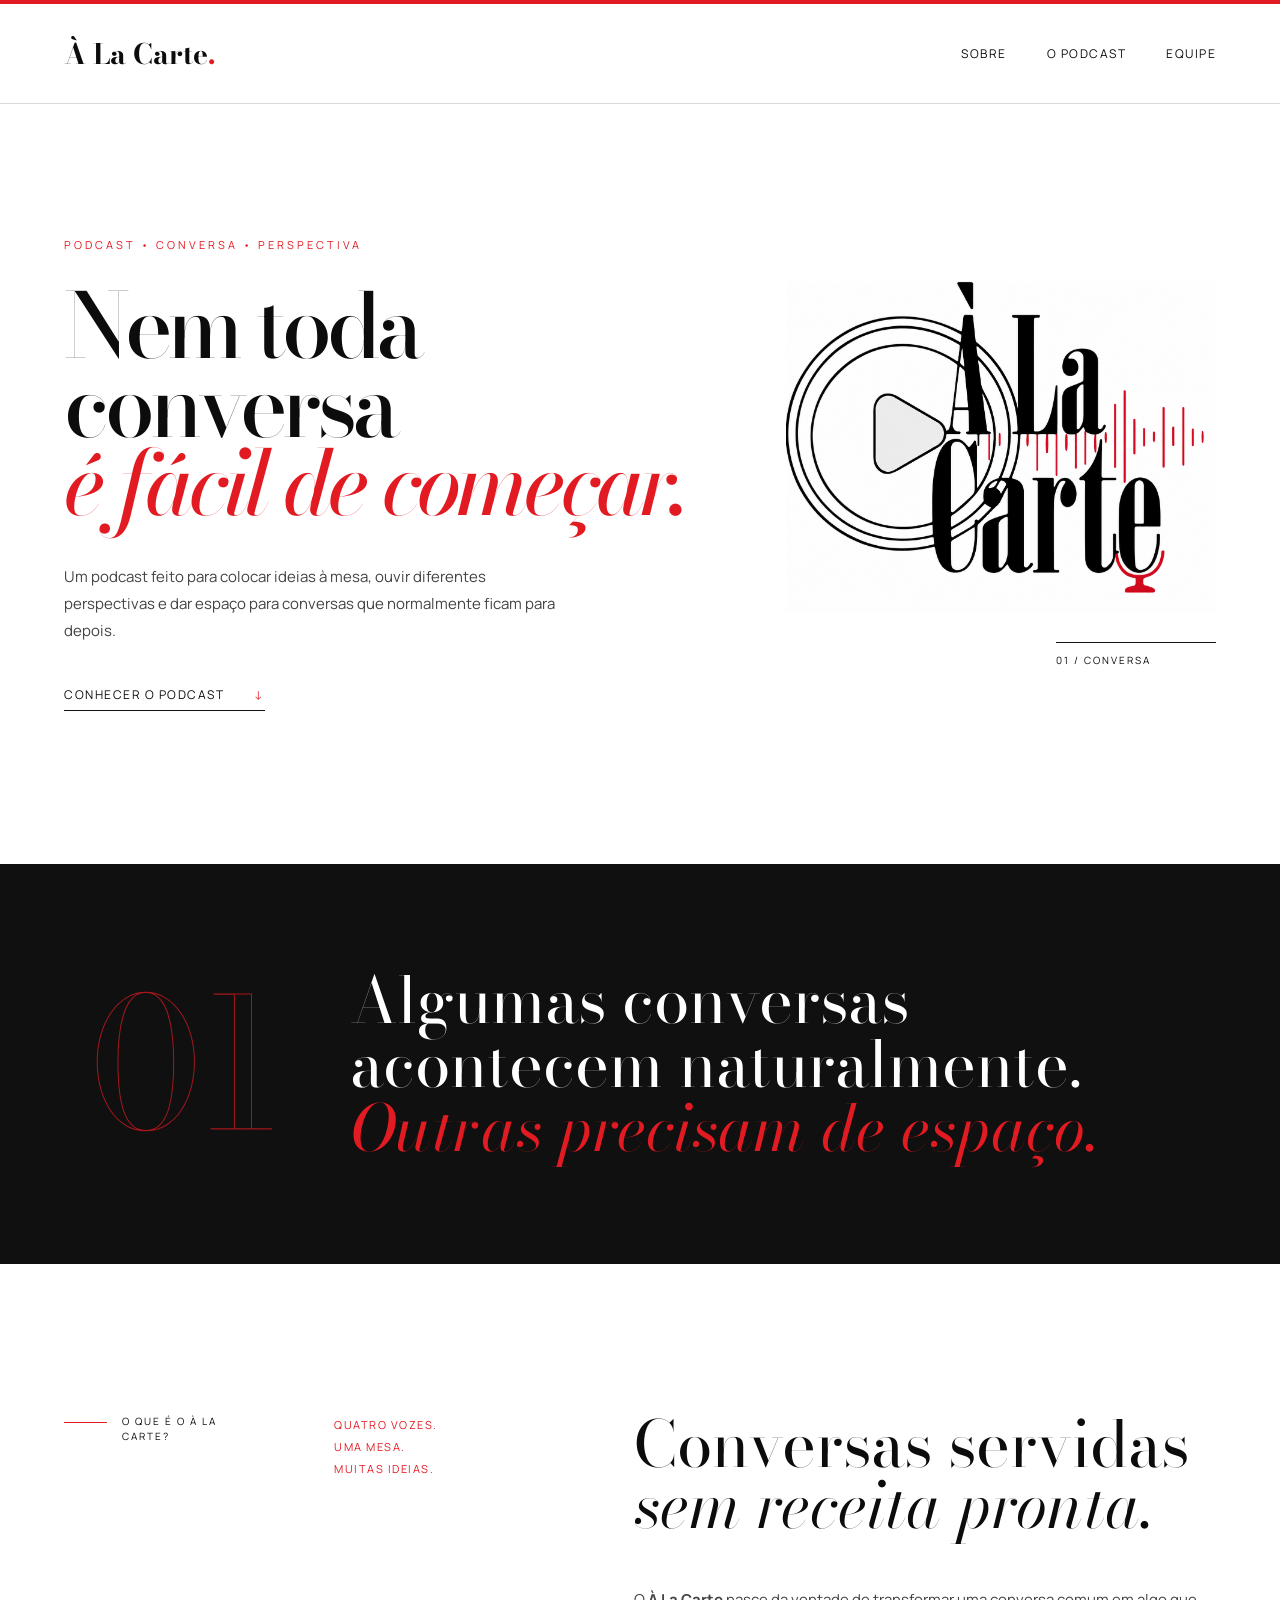
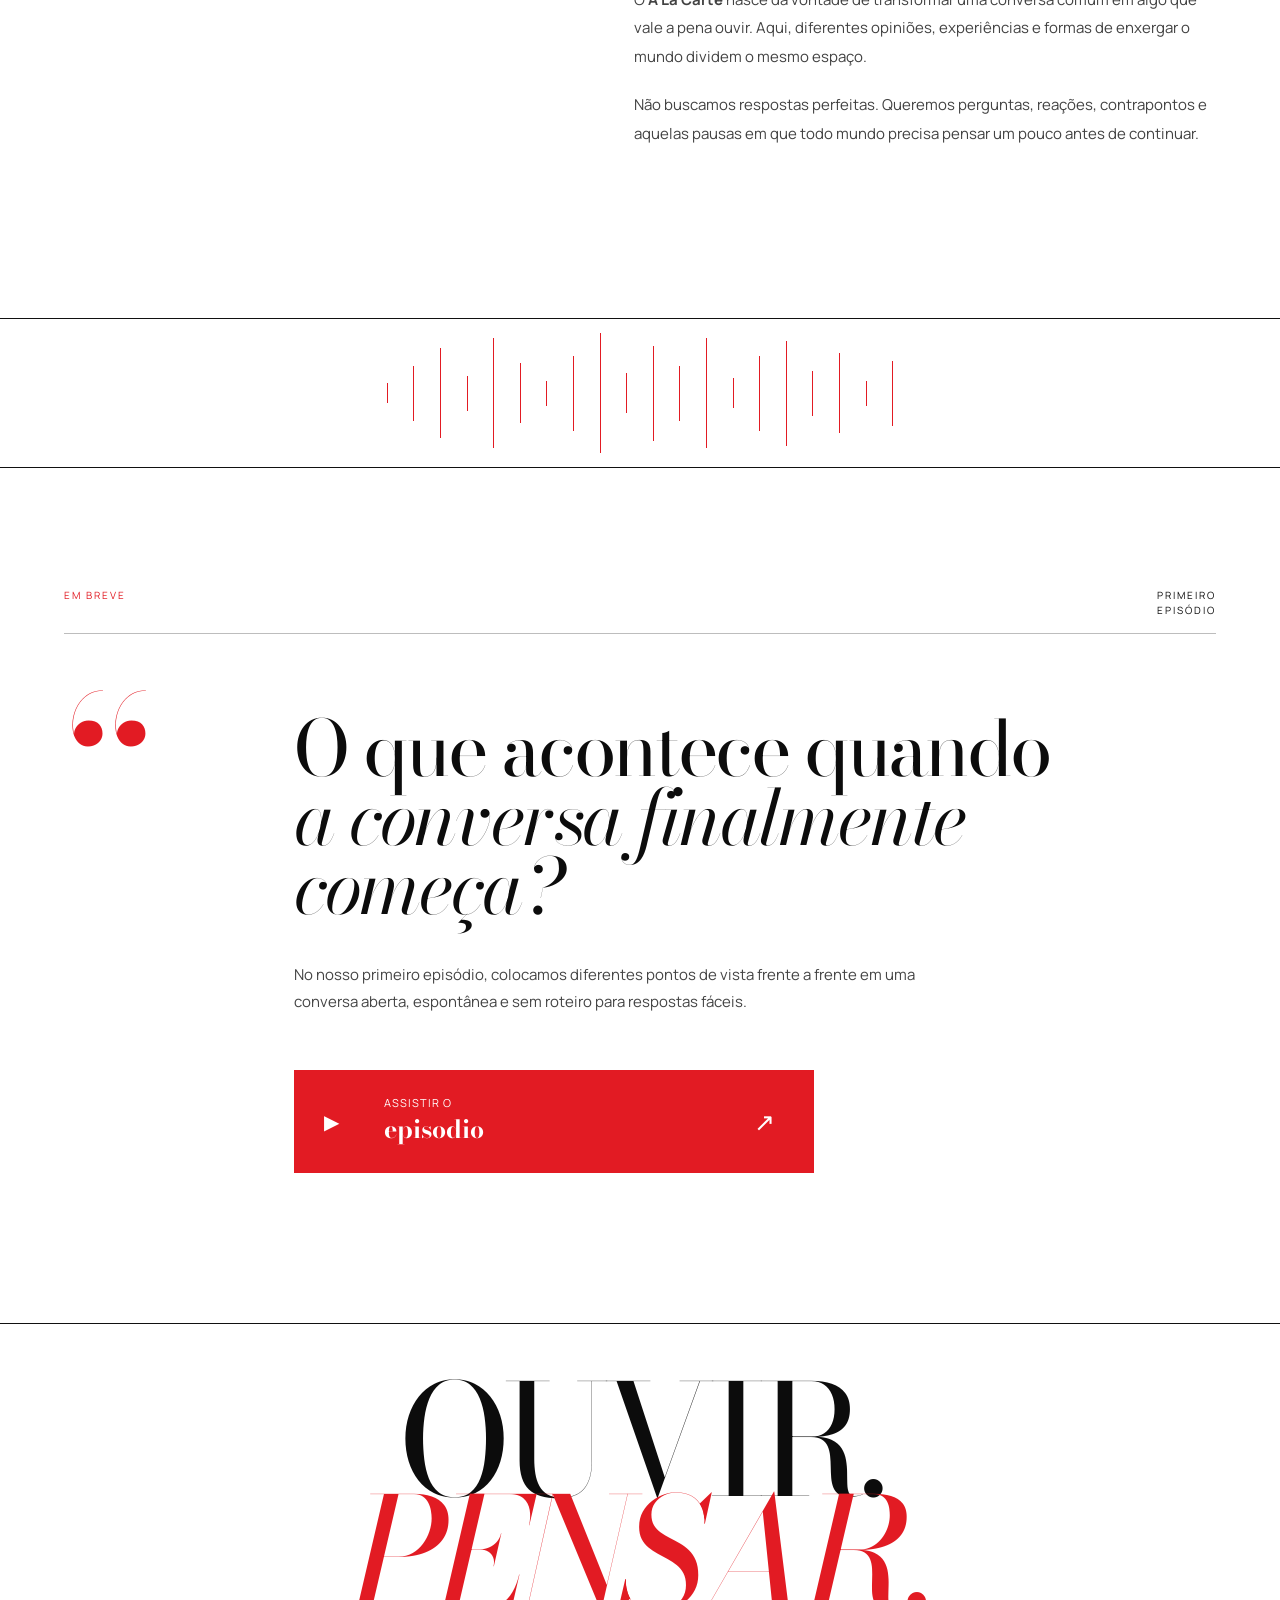
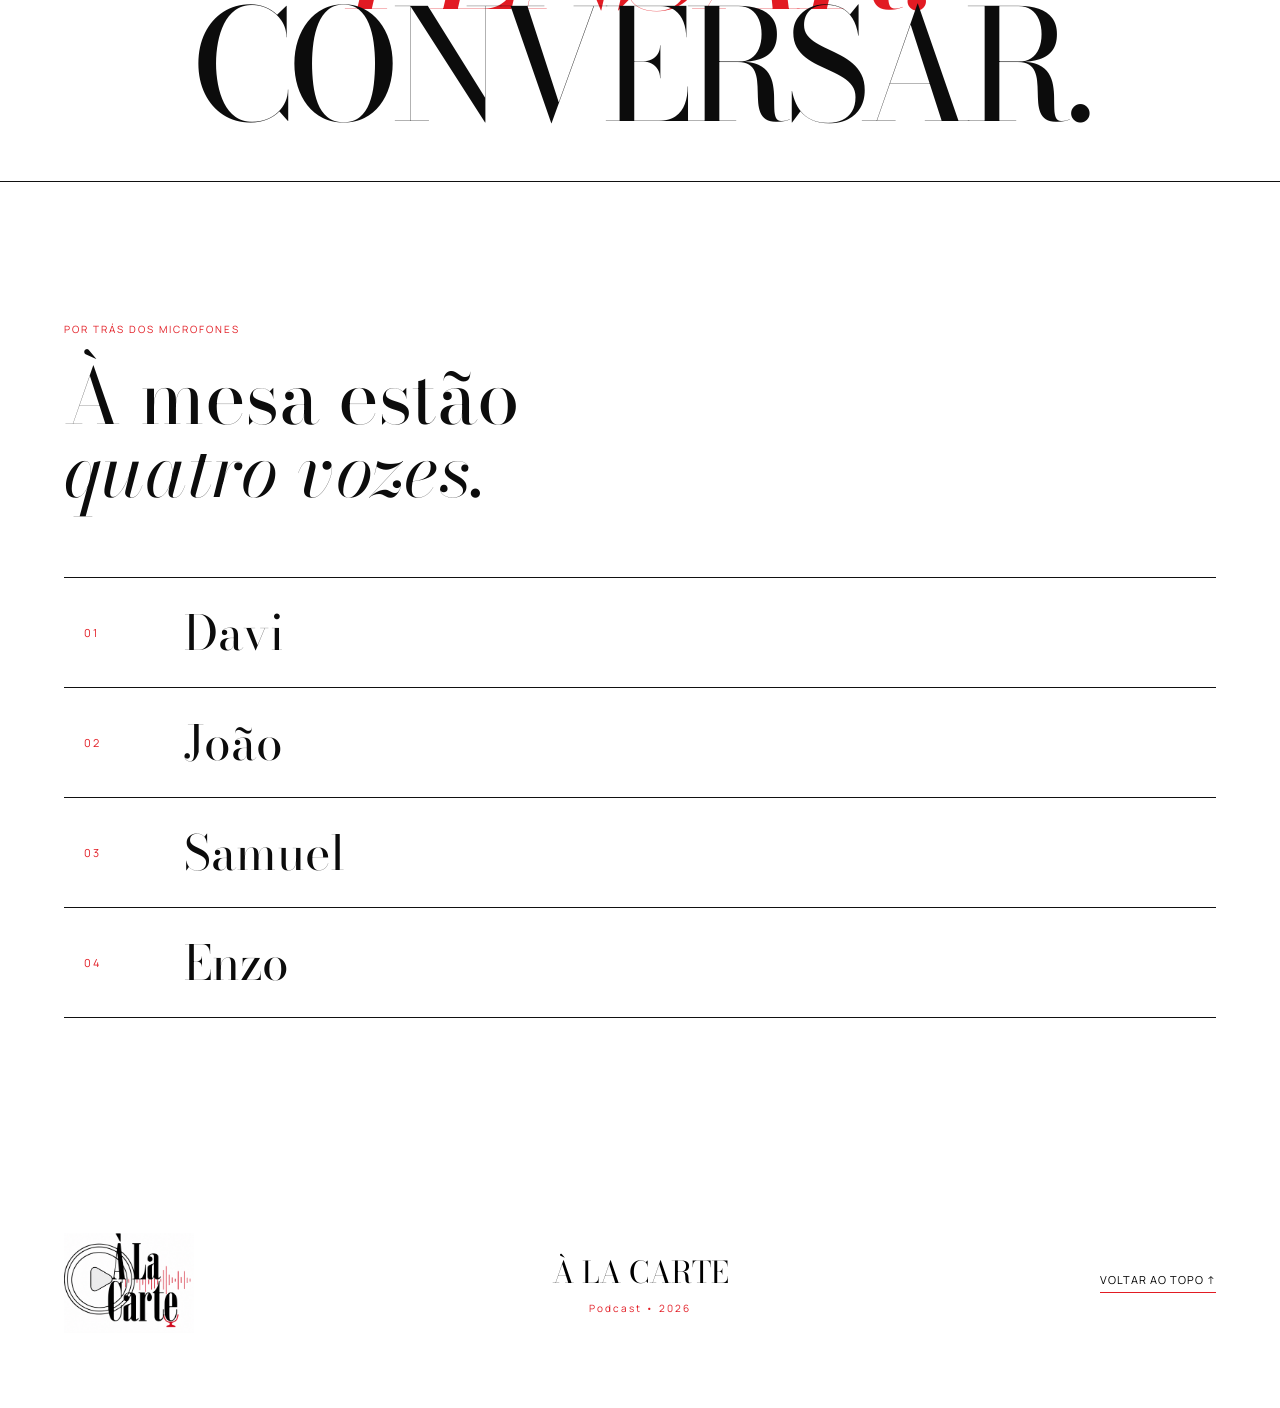
<file: index.html>
<!DOCTYPE html>
<html lang="pt-br">

<head>
    <meta charset="UTF-8">
    <meta name="viewport" content="width=device-width, initial-scale=1.0">

    <title>À La Carte — Podcast</title>

    <link rel="stylesheet" href="style.css">

    <!-- Fontes -->
    <link rel="preconnect" href="https://fonts.googleapis.com">
    <link rel="preconnect" href="https://fonts.gstatic.com" crossorigin>

    <link href="https://fonts.googleapis.com/css2?family=Bodoni+Moda:opsz,wght@6..96,400;6..96,500;6..96,700&family=Manrope:wght@300;400;500;600&display=swap"
        rel="stylesheet">
</head>

<body>

    <!-- LINHA VERMELHA DO TOPO -->
    <div class="linha-topo"></div>


    <!-- MENU -->
    <header>

        <a href="#inicio" class="mini-logo">
            À La Carte<span>.</span>
        </a>

        <nav>
            <a href="#sobre">sobre</a>
            <a href="#episodio">o podcast</a>
            <a href="#equipe">equipe</a>
        </nav>

    </header>


    <main>

        <!-- INÍCIO -->
        <section class="inicio" id="inicio">

            <div class="inicio-texto">

                <p class="tag">
                    PODCAST • CONVERSA • PERSPECTIVA
                </p>

                <h1>
                    Nem toda conversa
                    <span>é fácil de começar.</span>
                </h1>

                <p class="descricao">
                    Um podcast feito para colocar ideias à mesa,
                    ouvir diferentes perspectivas e dar espaço
                    para conversas que normalmente ficam para depois.
                </p>

                <a href="#episodio" class="botao-conhecer">
                    conhecer o podcast
                    <span>↓</span>
                </a>

            </div>


            <div class="inicio-logo">

                <div class="logo-wrapper">

                    <img src="lalalalcarte.png" alt="Logo do podcast À La Carte">

                </div>

                <p class="numero">01 / CONVERSA</p>

            </div>

        </section>


        <!-- FRASE -->
        <section class="manifesto">

            <div class="manifesto-numero">01</div>

            <p>
                Algumas conversas acontecem naturalmente.
                <strong>Outras precisam de espaço.</strong>
            </p>

        </section>


        <!-- SOBRE -->
        <section class="sobre" id="sobre">

            <div class="titulo-lateral">
                <span></span>
                <p>O QUE É O À LA CARTE?</p>
            </div>

            <div class="sobre-conteudo">

                <p class="sobre-pequeno">
                    QUATRO VOZES.<br>
                    UMA MESA.<br>
                    MUITAS IDEIAS.
                </p>

                <div class="sobre-principal">

                    <h2>
                        Conversas servidas
                        <em>sem receita pronta.</em>
                    </h2>

                    <p>
                        O <strong>À La Carte</strong> nasce da vontade de transformar
                        uma conversa comum em algo que vale a pena ouvir.
                        Aqui, diferentes opiniões, experiências e formas de enxergar
                        o mundo dividem o mesmo espaço.
                    </p>

                    <p>
                        Não buscamos respostas perfeitas. Queremos perguntas,
                        reações, contrapontos e aquelas pausas em que todo mundo
                        precisa pensar um pouco antes de continuar.
                    </p>

                </div>

            </div>

        </section>


        <!-- BARRA DE ÁUDIO -->
        <section class="onda">

            <span></span>
            <span></span>
            <span></span>
            <span></span>
            <span></span>
            <span></span>
            <span></span>
            <span></span>
            <span></span>
            <span></span>
            <span></span>
            <span></span>
            <span></span>
            <span></span>
            <span></span>
            <span></span>
            <span></span>
            <span></span>
            <span></span>
            <span></span>

        </section>


        <!-- PODCAST -->
        <section class="episodio" id="episodio">

            <div class="episodio-topo">

                <p>EM BREVE</p>

                <p>
                    PRIMEIRO<br>
                    EPISÓDIO
                </p>

            </div>


            <div class="episodio-conteudo">

                <div class="aspas">
                    “
                </div>

                <div>

                    <h2>
                        O que acontece quando
                        <span>a conversa finalmente começa?</span>
                    </h2>

                    <p>
                        No nosso primeiro episódio, colocamos diferentes
                        pontos de vista frente a frente em uma conversa
                        aberta, espontânea e sem roteiro para respostas fáceis.
                    </p>

                    <!-- COLOQUE O LINK DO YOUTUBE NO href -->
                    <a href="A La Carte Final.mp4"
                        class="youtube"
                        target="_blank">

                        <span class="play">▶</span>

                        <span>
                            assistir o
                            <strong>episodio</strong>
                        </span>

                        <span class="seta">↗</span>

                    </a>

                </div>

            </div>

        </section>


        <!-- FRASE GRANDE -->
        <section class="frase-grande">

            <p>OUVIR.</p>

            <p class="vermelho">PENSAR.</p>

            <p>CONVERSAR.</p>

        </section>


        <!-- EQUIPE -->

        <section class="equipe" id="equipe">

            <div class="equipe-cabecalho">
                <p>POR TRÁS DOS MICROFONES</p>
                <h2>
                    À mesa estão
                    <span>quatro vozes.</span>
                </h2>
            </div>
        
            <div class="nomes">
        
                <a href="perfildavi.html" class="pessoa">
                    <span>01</span>
                    <h3>Davi</h3>
                </a>
        
                <a href="perfiljoao.html" class="pessoa">
                    <span>02</span>
                    <h3>João</h3>
                </a>
        
                <a href="perfilsamuel.html" class="pessoa">
                    <span>03</span>
                    <h3>Samuel</h3>
                </a>
        
                <a href="perfilenzo.html" class="pessoa">
                    <span>04</span>
                    <h3>Enzo</h3>
                </a>
        
            </div>
        
        </section>
        

    </main>


    <!-- RODAPÉ -->
    <footer>

        <div>
            <img src="lalalalcarte.png" alt="À La Carte">
        </div>

        <div class="footer-centro">
            <p>À LA CARTE</p>
            <span>Podcast • 2026</span>
        </div>

        <a href="#inicio">voltar ao topo ↑</a>

    </footer>

</body>

</html>
</file>
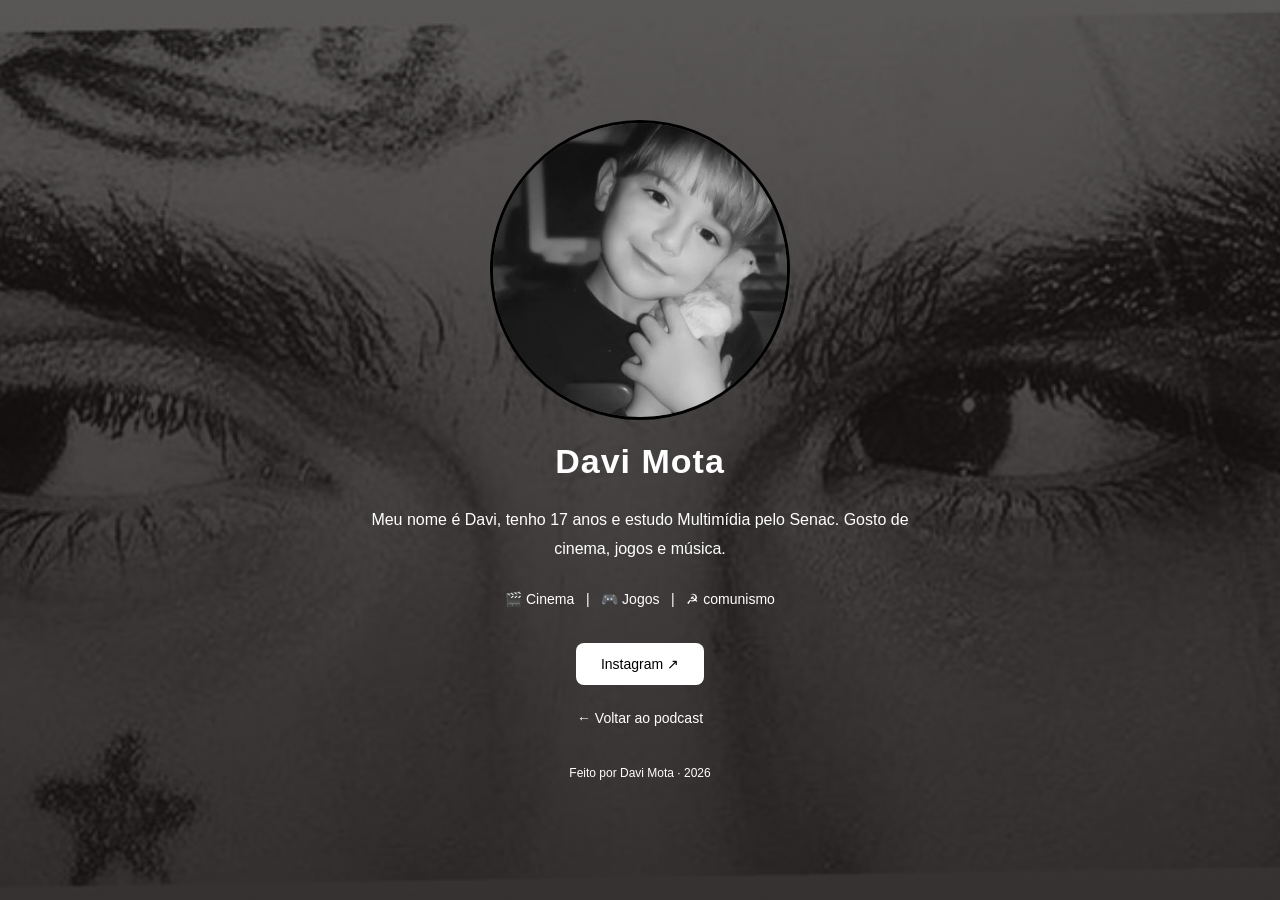
<file: perfildavi.html>
<!DOCTYPE html>
<html lang="pt-BR">

<head>
    <meta charset="UTF-8">
    <meta name="viewport" content="width=device-width, initial-scale=1.0">

    <title>Davi Mota | Biografia</title>

    <link rel="stylesheet" href="perfildavi.css">
</head>

<body>

    <main class="perfil">

        <!-- Foto de perfil -->
        <img
            src="foto davi.jpg"
            alt="Foto de Davi"
            class="foto"
        >

        <!-- Nome com animação nas letras -->
        <h1>
            <span class="letra">D</span><span class="letra">a</span><span class="letra">v</span><span class="letra">i</span>
            <span class="letra">M</span><span class="letra">o</span><span class="letra">t</span><span class="letra">a</span>
        </h1>

        <!-- Biografia -->
        <p class="biografia">
            Meu nome é Davi, tenho 17 anos e estudo
            Multimídia pelo Senac. Gosto de cinema, jogos e música.
        </p>

        <!-- Interesses -->
        <p class="interesses">
            🎬 Cinema
            &nbsp; | &nbsp;
            🎮 Jogos &nbsp; | &nbsp;
            ☭ comunismo
        </p>

        <!-- Instagram -->
        <a
            href="https://www.instagram.com/daviimotta_/"
            target="_blank"
            rel="noopener noreferrer"
            class="instagram"
        >
            Instagram ↗
        </a>

        <!-- Voltar ao podcast -->
        <a href="index.html" class="voltar">
            ← Voltar ao podcast
        </a>

        <footer>
            Feito por Davi Mota · 2026
        </footer>

    </main>

</body>

</html>
</file>
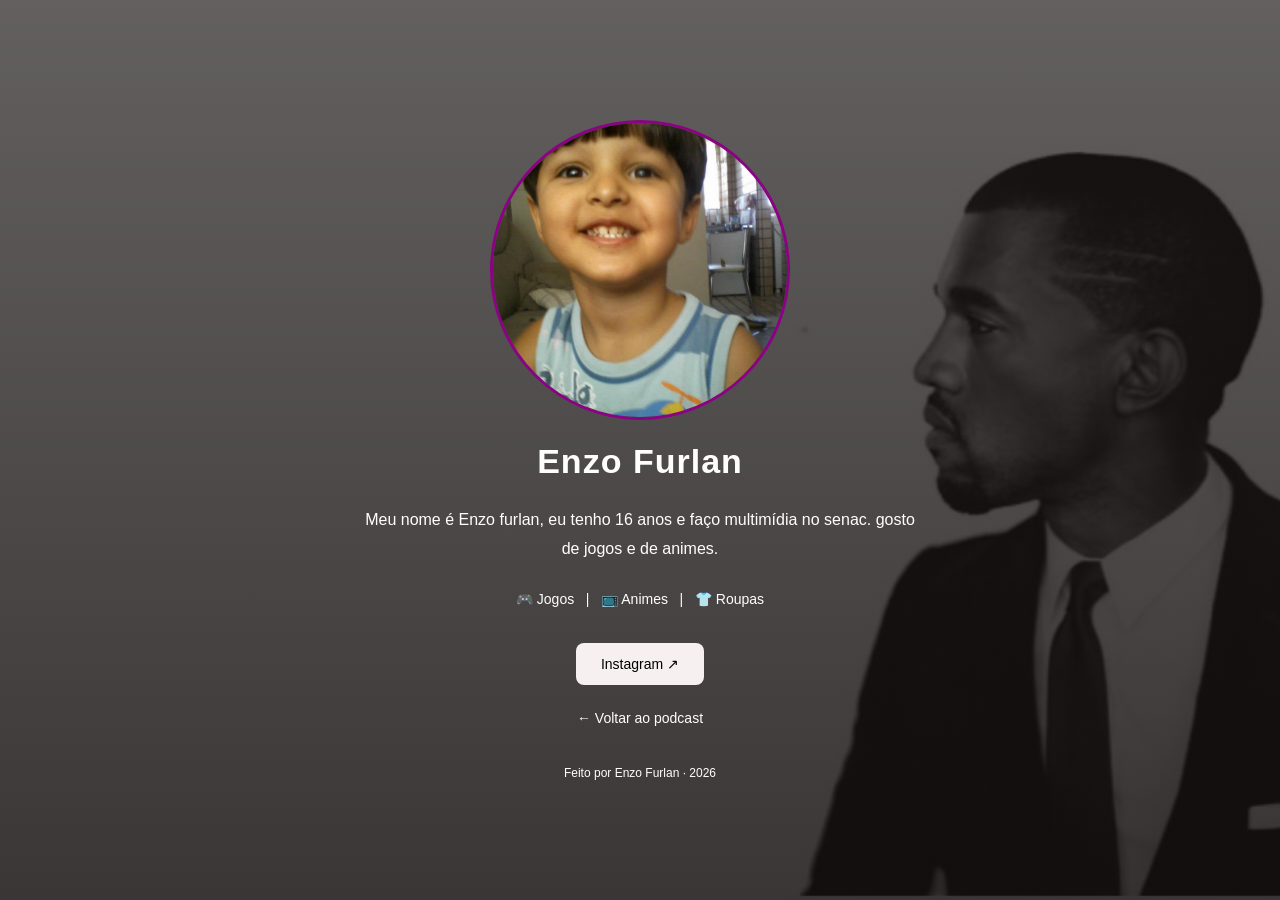
<file: perfilenzo.html>
<!DOCTYPE html>
<html lang="pt-BR">

<head>
    <meta charset="UTF-8">
    <meta name="viewport" content="width=device-width, initial-scale=1.0">

    <title>Enzo Furlan | Biografia</title>

    <link rel="stylesheet" href="perfilenzo.css">
</head>

<body>

    <main class="perfil">

        <!-- Foto de perfil -->
        <img
            src="foto enzo.jpeg"
            alt="Foto de Enzo"
            class="foto"
        >

        <!-- Nome com animação nas letras -->
        <h1>
            <span class="letra">E</span><span class="letra">n</span><span class="letra">z</span><span class="letra">o</span>
            <span class="letra">F</span><span class="letra">u</span><span class="letra">r</span><span class="letra">l</span><span class="letra">a</span><span class="letra">n</span>
        </h1>

        <!-- Biografia -->
        <p class="biografia">
        Meu nome é Enzo furlan, eu tenho 16 anos e faço multimídia no senac. 
        gosto de jogos e de animes.
        </p>

        <!-- Interesses -->
        <p class="interesses">
            🎮 Jogos
            &nbsp; | &nbsp;
            📺 Animes &nbsp; | &nbsp;
            👕 Roupas
        </p>

        <!-- Instagram -->
        <a
            href="https://www.instagram.com/furlan.sn/"
            target="_blank"
            rel="noopener noreferrer"
            class="instagram"
        >
            Instagram ↗
        </a>

        <!-- Voltar ao podcast -->
        <a href="index.html" class="voltar">
            ← Voltar ao podcast
        </a>

        <footer>
            Feito por Enzo Furlan · 2026
        </footer>

    </main>

</body>

</html>
</file>
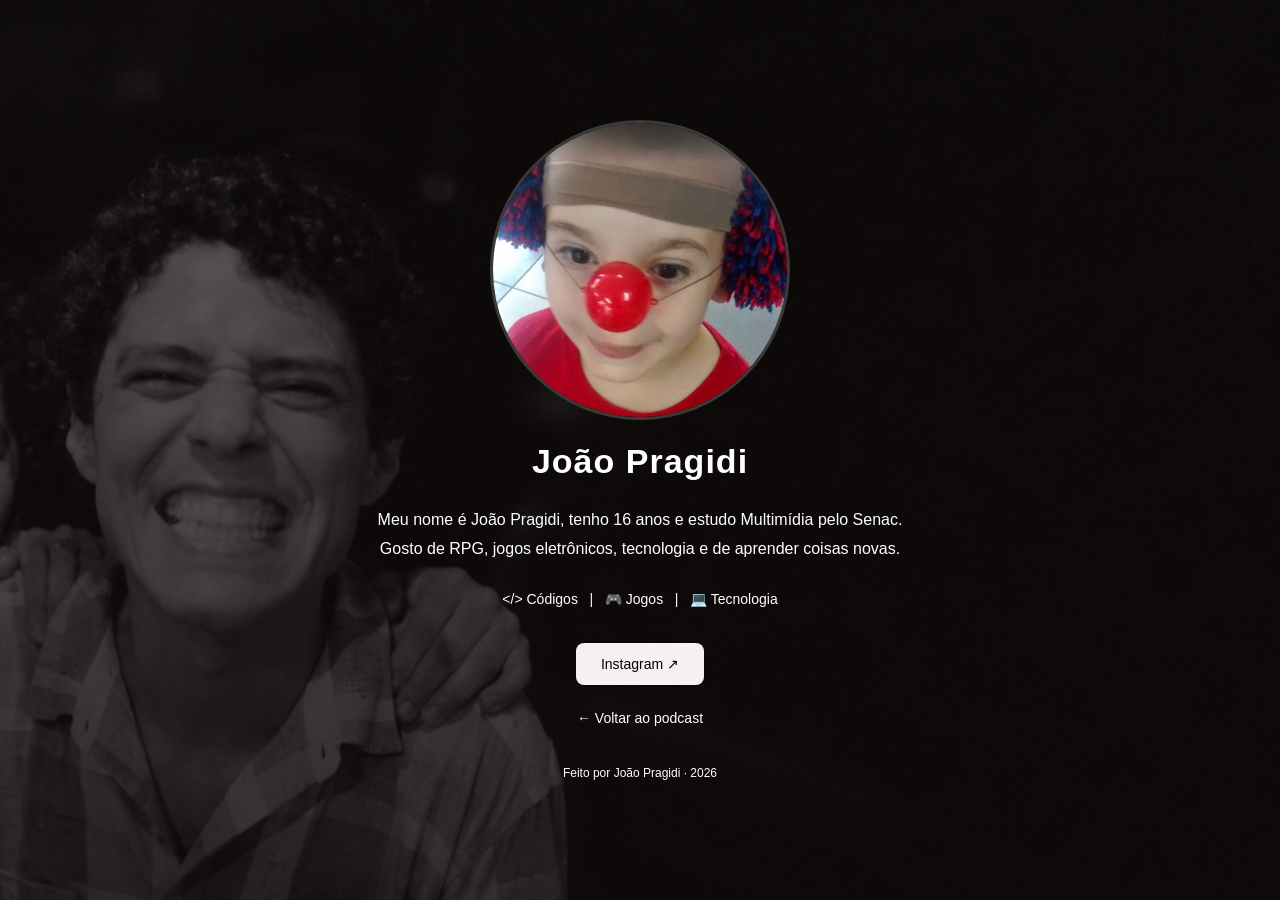
<file: perfiljoao.html>
<!DOCTYPE html>
<html lang="pt-BR">

<head>
    <meta charset="UTF-8">
    <meta name="viewport" content="width=device-width, initial-scale=1.0">

    <title>João Pragidi | Biografia</title>

    <link rel="stylesheet" href="perfiljoao.css">
</head>

<body>

    <main class="perfil">

        <!-- Foto de perfil -->
        <img
            src="foto joão.jpg"
            alt="Foto de João"
            class="foto"
        >

        <!-- Nome com animação nas letras -->
        <h1>
            <span class="letra">J</span><span class="letra">o</span><span class="letra">ã</span><span class="letra">o</span>
            <span class="letra">P</span><span class="letra">r</span><span class="letra">a</span><span class="letra">g</span><span class="letra">i</span><span class="letra">d</span><span class="letra">i</span>
        </h1>

        <!-- Biografia -->
        <p class="biografia">
            Meu nome é João Pragidi, tenho 16 anos e estudo
            Multimídia pelo Senac. Gosto de RPG, jogos eletrônicos,
            tecnologia e de aprender coisas novas.
        </p>

        <!-- Interesses -->
        <p class="interesses">
            <span class="letra">&lt;</span><span class="letra">/</span><span class="letra">&gt;</span>
            <span class="letra">C</span><span class="letra">ó</span><span class="letra">d</span><span class="letra">i</span><span class="letra">g</span><span class="letra">o</span><span class="letra">s</span>
            &nbsp; | &nbsp;
            🎮 Jogos &nbsp; | &nbsp;
            💻 Tecnologia
        </p>

        <!-- Instagram -->
        <a
            href="https://www.instagram.com/Jaomasenini/"
            target="_blank"
            rel="noopener noreferrer"
            class="instagram"
        >
            Instagram ↗
        </a>

        <!-- Voltar ao podcast -->
        <a href="index.html" class="voltar">
            ← Voltar ao podcast
        </a>

        <footer>
            Feito por João Pragidi · 2026
        </footer>

    </main>

</body>

</html>
</file>
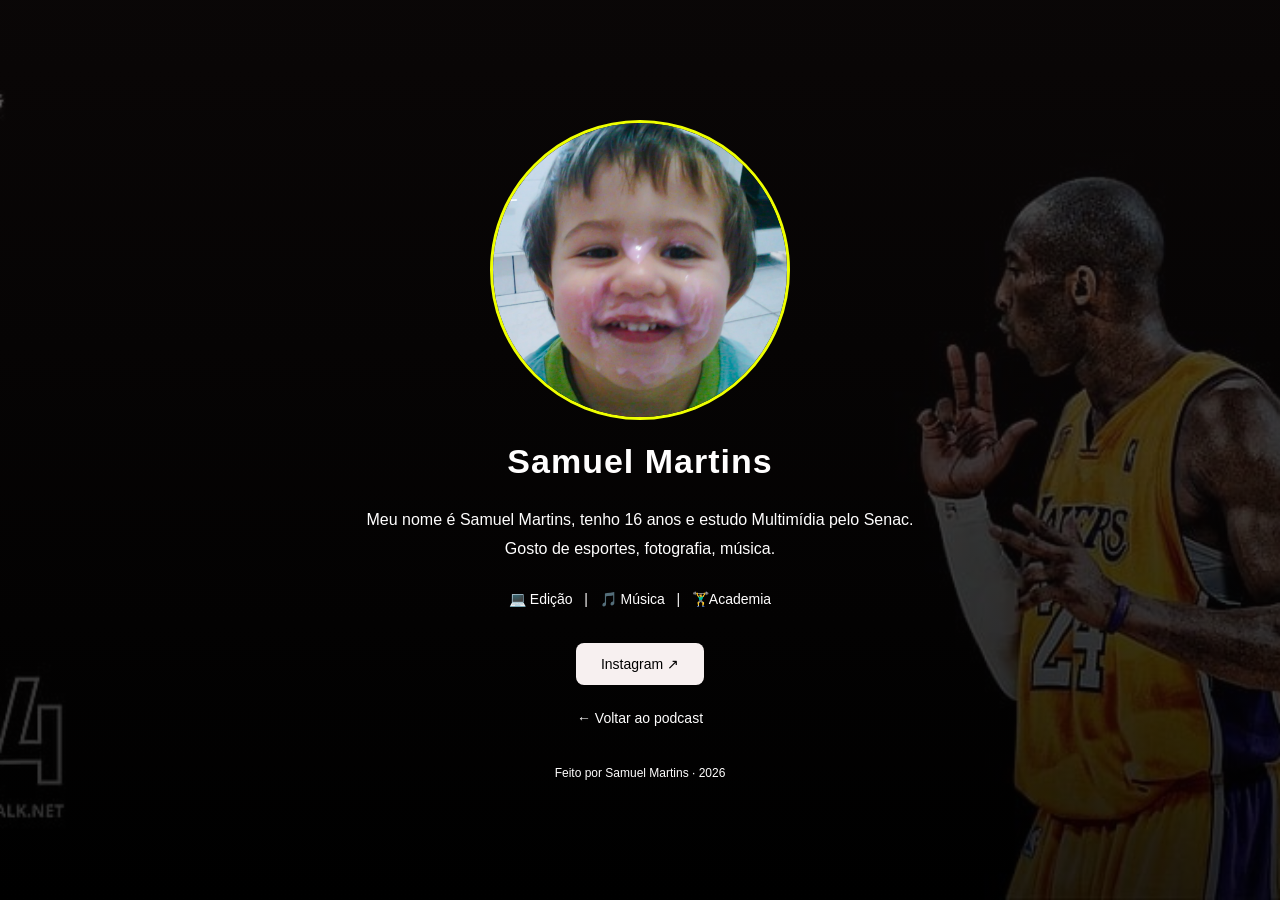
<file: perfilsamuel.html>
<!DOCTYPE html>
<html lang="pt-BR">

<head>
    <meta charset="UTF-8">
    <meta name="viewport" content="width=device-width, initial-scale=1.0">

    <title>Samuel Martins | Biografia</title>

    <link rel="stylesheet" href="perfilsamuel.css">
</head>

<body>

    <main class="perfil">

        <!-- Foto de perfil -->
        <img
            src="foto samuel.jpeg"
            alt="Foto de Samuel"
            class="foto"
        >

        <!-- Nome com animação nas letras -->
        <h1>
            <span class="letra">S</span><span class="letra">a</span><span class="letra">m</span><span class="letra">u</span><span class="letra">e</span><span class="letra">l</span>
            <span class="letra">M</span><span class="letra">a</span><span class="letra">r</span><span class="letra">t</span><span class="letra">i</span><span class="letra">n</span><span class="letra">s</span>
        </h1>

        <!-- Biografia -->
        <p class="biografia">
            Meu nome é Samuel Martins, tenho 16 anos e estudo Multimídia pelo Senac. 
            Gosto de esportes, fotografia, música.
        </p>

        <!-- Interesses -->
        <p class="interesses">
            💻 Edição
            &nbsp; | &nbsp;
            🎵 Música &nbsp; | &nbsp;
            🏋️‍♂️Academia
        </p>

        <!-- Instagram -->
        <a
            href="https://www.instagram.com/pimnts.sas/"
            target="_blank"
            rel="noopener noreferrer"
            class="instagram"
        >
            Instagram ↗
        </a>

        <!-- Voltar ao podcast -->
        <a href="index.html" class="voltar">
            ← Voltar ao podcast
        </a>

        <footer>
            Feito por Samuel Martins · 2026
        </footer>

    </main>

</body>

</html>
</file>
<file: style.css>
/* =========================
   CONFIGURAÇÕES GERAIS
========================= */

* {
    margin: 0;
    padding: 0;
    box-sizing: border-box;
}

html {
    scroll-behavior: smooth;
}

body {
    background: #ffffff;
    color: #0c0c0c;
    font-family: "Manrope", sans-serif;
    overflow-x: hidden;
}

::selection {
    background: #e21b23;
    color: white;
}

a {
    color: inherit;
    text-decoration: none;
}


/* =========================
   TOPO
========================= */

.linha-topo {
    width: 100%;
    height: 4px;
    background: #e21b23;
}

header {
    max-width: 1450px;
    margin: auto;
    padding: 28px 5%;

    display: flex;
    align-items: center;
    justify-content: space-between;

    border-bottom: 1px solid #d9d9d9;
}

.mini-logo {
    font-family: "Bodoni Moda", serif;
    font-size: 28px;
    font-weight: 700;
}

.mini-logo span {
    color: #e21b23;
}

nav {
    display: flex;
    gap: 40px;
}

nav a {
    font-size: 12px;
    text-transform: uppercase;
    letter-spacing: 1.5px;

    position: relative;
}

nav a::after {
    content: "";

    position: absolute;

    left: 0;
    bottom: -7px;

    width: 0;
    height: 2px;

    background: #e21b23;

    transition: 0.3s;
}

nav a:hover::after {
    width: 100%;
}


/* =========================
   INÍCIO
========================= */

.inicio {
    min-height: 760px;

    max-width: 1450px;

    margin: auto;
    padding: 70px 5% 90px;

    display: grid;
    grid-template-columns: 1.1fr 0.9fr;

    align-items: center;

    position: relative;
}


/* TEXTO DO INÍCIO */

.inicio-texto {
    position: relative;
    z-index: 2;
}

.tag {
    font-size: 11px;

    letter-spacing: 3px;

    color: #e21b23;

    margin-bottom: 35px;
}

.inicio h1 {
    font-family: "Bodoni Moda", serif;

    font-size: clamp(55px, 7vw, 105px);

    font-weight: 500;

    line-height: 0.88;

    letter-spacing: -5px;

    max-width: 850px;
}

.inicio h1 span {
    display: block;

    font-style: italic;

    color: #e21b23;
}

.descricao {
    max-width: 500px;

    font-size: 15px;

    line-height: 1.8;

    margin-top: 40px;

    color: #434343;
}

.botao-conhecer {
    display: inline-flex;

    align-items: center;

    gap: 30px;

    margin-top: 42px;

    padding-bottom: 7px;

    border-bottom: 1px solid #111;

    font-size: 12px;

    text-transform: uppercase;

    letter-spacing: 1.5px;
}

.botao-conhecer span {
    color: #e21b23;

    transition: 0.25s;
}

.botao-conhecer:hover span {
    transform: translateY(5px);
}


/* =========================
   LOGO DO INÍCIO
========================= */

.inicio-logo {
    display: flex;

    flex-direction: column;

    align-items: flex-end;
}

.logo-wrapper {
    width: min(100%, 430px);

    display: flex;

    justify-content: center;

    align-items: center;
}

.logo-wrapper img {
    width: 100%;

    height: auto;

    display: block;

    object-fit: contain;
}

.numero {
    font-size: 10px;

    letter-spacing: 2px;

    border-top: 1px solid #111;

    padding-top: 10px;

    width: 160px;

    margin-top: 30px;
}


/* =========================
   MANIFESTO
========================= */

.manifesto {
    background: #101010;

    color: white;

    min-height: 400px;

    padding: 80px 7%;

    display: flex;

    align-items: center;

    gap: 70px;

    overflow: hidden;
}

.manifesto-numero {
    font-family: "Bodoni Moda", serif;

    font-size: 180px;

    line-height: 1;

    color: transparent;

    -webkit-text-stroke: 1px #e21b23;

    opacity: 0.7;
}

.manifesto p {
    font-family: "Bodoni Moda", serif;

    font-size: clamp(35px, 5vw, 72px);

    line-height: 1;

    max-width: 1000px;
}

.manifesto strong {
    color: #e21b23;

    font-weight: 400;

    font-style: italic;
}


/* =========================
   SOBRE
========================= */

.sobre {
    max-width: 1450px;

    margin: auto;

    padding: 150px 5%;

    display: grid;

    grid-template-columns: 200px 1fr;

    gap: 70px;
}

.titulo-lateral {
    display: flex;

    align-items: flex-start;

    gap: 15px;
}

.titulo-lateral span {
    width: 45px;

    height: 1px;

    background: #e21b23;

    margin-top: 8px;
}

.titulo-lateral p {
    font-size: 10px;

    line-height: 1.5;

    letter-spacing: 2px;
}

.sobre-conteudo {
    display: grid;

    grid-template-columns: 220px 1fr;

    gap: 80px;
}

.sobre-pequeno {
    font-size: 11px;

    line-height: 2;

    letter-spacing: 1.5px;

    color: #e21b23;
}

.sobre-principal h2 {
    font-family: "Bodoni Moda", serif;

    font-size: clamp(45px, 5vw, 75px);

    line-height: 0.95;

    font-weight: 400;

    max-width: 800px;

    margin-bottom: 50px;
}

.sobre-principal h2 em {
    display: block;

    font-weight: 400;
}

.sobre-principal > p {
    font-size: 15px;

    line-height: 1.9;

    max-width: 680px;

    color: #424242;

    margin-bottom: 20px;
}


/* =========================
   ONDA DE ÁUDIO
========================= */

.onda {
    height: 150px;

    border-top: 1px solid #111;
    border-bottom: 1px solid #111;

    display: flex;

    align-items: center;
    justify-content: center;

    gap: clamp(8px, 2vw, 35px);

    overflow: hidden;
}

.onda span {
    width: 1px;

    background: #e21b23;

    display: block;
}

.onda span:nth-child(1) {
    height: 20px;
}

.onda span:nth-child(2) {
    height: 55px;
}

.onda span:nth-child(3) {
    height: 90px;
}

.onda span:nth-child(4) {
    height: 35px;
}

.onda span:nth-child(5) {
    height: 110px;
}

.onda span:nth-child(6) {
    height: 60px;
}

.onda span:nth-child(7) {
    height: 25px;
}

.onda span:nth-child(8) {
    height: 75px;
}

.onda span:nth-child(9) {
    height: 120px;
}

.onda span:nth-child(10) {
    height: 40px;
}

.onda span:nth-child(11) {
    height: 95px;
}

.onda span:nth-child(12) {
    height: 55px;
}

.onda span:nth-child(13) {
    height: 110px;
}

.onda span:nth-child(14) {
    height: 30px;
}

.onda span:nth-child(15) {
    height: 75px;
}

.onda span:nth-child(16) {
    height: 105px;
}

.onda span:nth-child(17) {
    height: 45px;
}

.onda span:nth-child(18) {
    height: 80px;
}

.onda span:nth-child(19) {
    height: 25px;
}

.onda span:nth-child(20) {
    height: 65px;
}


/* =========================
   EPISÓDIO
========================= */

.episodio {
    max-width: 1450px;

    margin: auto;

    padding: 120px 5% 150px;
}

.episodio-topo {
    display: flex;

    justify-content: space-between;

    border-bottom: 1px solid #bdbdbd;

    padding-bottom: 15px;

    margin-bottom: 80px;
}

.episodio-topo p {
    font-size: 10px;

    letter-spacing: 2px;

    line-height: 1.5;
}

.episodio-topo p:first-child {
    color: #e21b23;
}

.episodio-conteudo {
    display: grid;

    grid-template-columns: 200px 1fr;

    gap: 30px;
}

.aspas {
    font-family: "Bodoni Moda", serif;

    font-size: 220px;

    color: #e21b23;

    line-height: 0.6;
}

.episodio-conteudo h2 {
    font-family: "Bodoni Moda", serif;

    font-size: clamp(50px, 6vw, 90px);

    font-weight: 400;

    line-height: 0.9;

    max-width: 1000px;

    letter-spacing: -3px;
}

.episodio-conteudo h2 span {
    display: block;

    font-style: italic;
}

.episodio-conteudo > div > p {
    margin-top: 40px;

    max-width: 650px;

    line-height: 1.8;

    color: #444;

    font-size: 15px;
}


/* =========================
   BOTÃO YOUTUBE
========================= */

.youtube {
    width: min(100%, 520px);

    min-height: 100px;

    background: #e21b23;

    color: white;

    margin-top: 55px;

    padding: 25px 30px;

    display: grid;

    grid-template-columns: 60px 1fr 30px;

    align-items: center;

    transition: 0.3s;
}

.youtube:hover {
    background: #111;
}

.play {
    font-size: 20px;
}

.youtube > span:nth-child(2) {
    font-size: 11px;

    text-transform: uppercase;

    letter-spacing: 1px;
}

.youtube strong {
    display: block;

    font-family: "Bodoni Moda", serif;

    font-size: 25px;

    text-transform: none;

    letter-spacing: 0;
}

.seta {
    font-size: 25px;

    transition: 0.3s;
}

.youtube:hover .seta {
    transform: translate(4px, -4px);
}


/* =========================
   FRASE GRANDE
========================= */

.frase-grande {
    border-top: 1px solid #111;
    border-bottom: 1px solid #111;

    padding: 60px 2%;

    text-align: center;

    overflow: hidden;
}

.frase-grande p {
    font-family: "Bodoni Moda", serif;

    font-size: clamp(70px, 12vw, 190px);

    line-height: 0.73;

    letter-spacing: -7px;
}

.frase-grande .vermelho {
    color: #e21b23;

    font-style: italic;
}


/* =========================
   EQUIPE
========================= */

.equipe {
    max-width: 1450px;

    margin: auto;

    padding: 140px 5%;
}

.equipe-cabecalho {
    margin-bottom: 70px;
}

.equipe-cabecalho > p {
    font-size: 10px;

    color: #e21b23;

    letter-spacing: 2px;

    margin-bottom: 25px;
}

.equipe-cabecalho h2 {
    font-family: "Bodoni Moda", serif;

    font-size: clamp(50px, 6vw, 85px);

    line-height: 0.95;

    font-weight: 400;
}

.equipe-cabecalho h2 span {
    display: block;

    font-style: italic;
}

.nomes {
    border-top: 1px solid #111;
}

.pessoa {
    min-height: 110px;

    border-bottom: 1px solid #111;

    display: grid;

    grid-template-columns: 100px 1fr;

    align-items: center;

    padding: 0 20px;

    transition: 0.25s;
}

.pessoa span {
    color: #e21b23;

    font-size: 11px;

    letter-spacing: 2px;
}

.pessoa h3 {
    font-family: "Bodoni Moda", serif;

    font-size: 48px;

    font-weight: 400;

    transition: 0.3s;
}

.pessoa:hover {
    background: #111;

    color: white;

    padding-left: 40px;
}

.pessoa:hover h3 {
    font-style: italic;

    color: #e21b23;
}


/* =========================
   RODAPÉ
========================= */

footer {
    background: #ffffff;

    color: rgb(0, 0, 0);

    min-height: 250px;

    padding: 50px 5%;

    display: grid;

    grid-template-columns: 1fr 1fr 1fr;

    align-items: center;
}

footer img {
    width: 130px;

    height: auto;

    display: block;

    object-fit: contain;
}

.footer-centro {
    text-align: center;
}

.footer-centro p {
    font-family: "Bodoni Moda", serif;

    font-size: 30px;
}

.footer-centro span {
    font-size: 10px;

    color: #e21b23;

    letter-spacing: 2px;
}

footer > a {
    justify-self: end;

    font-size: 11px;

    text-transform: uppercase;

    letter-spacing: 1px;

    border-bottom: 1px solid #e21b23;

    padding-bottom: 5px;
}


/* =========================
   RESPONSIVO
========================= */

@media (max-width: 950px) {

    .inicio {
        grid-template-columns: 1fr;

        gap: 80px;

        padding-top: 100px;
    }

    .inicio-logo {
        align-items: center;
    }

    .logo-wrapper {
        width: min(100%, 430px);
    }

    .sobre {
        grid-template-columns: 1fr;
    }

    .sobre-conteudo {
        grid-template-columns: 1fr;

        gap: 35px;
    }

    .episodio-conteudo {
        grid-template-columns: 100px 1fr;
    }

}


@media (max-width: 650px) {

    header {
        padding: 25px 6%;
    }

    nav {
        display: none;
    }

    .inicio {
        padding: 70px 7%;
    }

    .inicio h1 {
        letter-spacing: -3px;
    }

    .logo-wrapper {
        width: min(100%, 390px);
    }

    .manifesto {
        padding: 70px 7%;

        flex-direction: column;

        align-items: flex-start;

        gap: 25px;
    }

    .manifesto-numero {
        font-size: 100px;
    }

    .sobre {
        padding: 100px 7%;
    }

    .titulo-lateral {
        margin-bottom: 10px;
    }

    .onda {
        gap: 12px;
    }

    .onda span:nth-child(n+14) {
        display: none;
    }

    .episodio {
        padding: 90px 7%;
    }

    .episodio-conteudo {
        grid-template-columns: 1fr;
    }

    .aspas {
        font-size: 130px;

        height: 65px;
    }

    .episodio-conteudo h2 {
        letter-spacing: -2px;
    }

    .youtube {
        grid-template-columns: 40px 1fr 20px;
    }

    .frase-grande {
        padding: 45px 0;
    }

    .frase-grande p {
        letter-spacing: -4px;
    }

    .equipe {
        padding: 100px 7%;
    }

    .pessoa {
        grid-template-columns: 60px 1fr;
    }

    .pessoa h3 {
        font-size: 40px;
    }

    footer {
        grid-template-columns: 1fr;

        text-align: center;

        gap: 40px;
    }

    footer div:first-child {
        display: flex;

        justify-content: center;
    }

    footer > a {
        justify-self: center;
    }

}
</file>
<file: perfildavi.css>
/* CONFIGURAÇÕES GERAIS */
* {
    margin: 0;
    padding: 0;
    box-sizing: border-box;
}

/* FUNDO DO SITE */
body {
    background-color: #171414;

    background-image:
        linear-gradient(
            rgba(15, 10, 10, 0.65),
            rgba(15, 10, 10, 0.82)
        ),
        url("background\ davi.jpg");

    background-size: cover;
    background-position: center;
    background-repeat: no-repeat;
    background-attachment: fixed;

    color: #fffefe;
    font-family: Arial, sans-serif;
    min-height: 100vh;

    display: flex;
    justify-content: center;
    align-items: center;

    padding: 25px;
}

/* CONTEÚDO DO PERFIL */
.perfil {
    width: 100%;
    max-width: 600px;
    text-align: center;
    padding: 35px 25px;
}

/* FOTO DE PERFIL */
.foto {
    display: block;
    width: 300px;
    height: 300px;

    max-width: 100%;
    object-fit: cover;
    object-position: center;

    border-radius: 50%;
    border: 3px solid #000000;

    margin: 0 auto 22px;

    transition:
        transform 0.3s ease,
        box-shadow 0.3s ease;
}

/* SOMBRA E AUMENTO DA FOTO */
.foto:hover {
    transform: scale(1.04);
    box-shadow: 0 0 30px #ffffff;
}

/* TÍTULO */
h1 {
    font-size: 34px;
    margin-bottom: 25px;
    letter-spacing: 1px;
}

/* ANIMAÇÃO DE CADA LETRA */
.letra {
    display: inline-block;
    transition:
        transform 0.2s ease,
        color 0.2s ease;
    cursor: default;
}

.letra:hover {
    transform: scale(1.4) translateY(-3px);
    color: #000000;
}

/* BIOGRAFIA */
.biografia {
    color: #fffefe;
    font-size: 16px;
    line-height: 1.8;
    margin-bottom: 22px;
}

/* INTERESSES */
.interesses {
    color: #fffefe;
    font-size: 14px;
    line-height: 2;
    margin-bottom: 30px;
}

/* BOTÃO DO INSTAGRAM */
.instagram {
    display: inline-block;

    background-color: #ffffff;
    color: #000000;

    text-decoration: none;
    padding: 13px 25px;
    border-radius: 8px;
    font-size: 14px;

    transition:
        background-color 0.3s ease,
        transform 0.3s ease,
        box-shadow 0.3s ease;
}

.instagram:hover {
    background-color: #ffffff;
    transform: translateY(-2px) scale(1.05);
    box-shadow: 0 0 15px rgba(255, 0, 0, 0.4);
}

/* LINK PARA VOLTAR */
.voltar {
    display: block;
    width: fit-content;
    margin: 25px auto 0;

    color: #fffefe;
    text-decoration: none;
    font-size: 14px;

    transition:
        color 0.3s ease,
        transform 0.3s ease;
}

.voltar:hover {
    color: #000000;
    transform: scale(1.08);
}

/* RODAPÉ */
footer {
    margin-top: 40px;
    color: #fffefe;
    font-size: 12px;
}

/* ADAPTAÇÃO PARA CELULARES */
@media (max-width: 500px) {
    body {
        background-attachment: scroll;
        padding: 15px;
    }

    .perfil {
        padding: 20px 10px;
    }

    .foto {
        width: 200px;
        height: 200px;
    }

    h1 {
        font-size: 27px;
    }

    .biografia {
        font-size: 14px;
    }

    .interesses {
        font-size: 13px;
    }
}

/* RESPEITA A PREFERÊNCIA POR MENOS ANIMAÇÃO */
@media (prefers-reduced-motion: reduce) {
    *,
    *::before,
    *::after {
        transition: none !important;
    }
}
</file>
<file: perfilenzo.css>
/* CONFIGURAÇÕES GERAIS */
* {
    margin: 0;
    padding: 0;
    box-sizing: border-box;
}

/* FUNDO DO SITE */
body {
    background-color: #171414;

    background-image:
        linear-gradient(
            rgba(15, 10, 10, 0.65),
            rgba(15, 10, 10, 0.82)
        ),
        url("background\ enzo.jpg");

    background-size: cover;
    background-position: center;
    background-repeat: no-repeat;
    background-attachment: fixed;

    color: #fffefe;
    font-family: Arial, sans-serif;
    min-height: 100vh;

    display: flex;
    justify-content: center;
    align-items: center;

    padding: 25px;
}

/* CONTEÚDO DO PERFIL */
.perfil {
    width: 100%;
    max-width: 600px;
    text-align: center;
    padding: 35px 25px;
}

/* FOTO DE PERFIL */
.foto {
    display: block;
    width: 300px;
    height: 300px;

    max-width: 100%;
    object-fit: cover;
    object-position: center;

    border-radius: 50%;
    border: 3px solid #8b0285;

    margin: 0 auto 22px;

    transition:
        transform 0.3s ease,
        box-shadow 0.3s ease;
}

/* SOMBRA E AUMENTO DA FOTO */
.foto:hover {
    transform: scale(1.04);
    box-shadow: 0 0 50px #ff00b3;
}

/* TÍTULO */
h1 {
    font-size: 34px;
    margin-bottom: 25px;
    letter-spacing: 1px;
}

/* ANIMAÇÃO DE CADA LETRA */
.letra {
    display: inline-block;
    transition:
        transform 0.2s ease,
        color 0.2s ease;
    cursor: default;
}

.letra:hover {
    transform: scale(1.4) translateY(-3px);
    color: #8b0285;
}

/* BIOGRAFIA */
.biografia {
    color: #fffefe;
    font-size: 16px;
    line-height: 1.8;
    margin-bottom: 22px;
}

/* INTERESSES */
.interesses {
    color: #fffefe;
    font-size: 14px;
    line-height: 2;
    margin-bottom: 30px;
}

/* BOTÃO DO INSTAGRAM */
.instagram {
    display: inline-block;

    background-color: #f7f0f0;
    color: #000000;

    text-decoration: none;
    padding: 13px 25px;
    border-radius: 8px;
    font-size: 14px;

    transition:
        background-color 0.3s ease,
        transform 0.3s ease,
        box-shadow 0.3s ease;
}

.instagram:hover {
    background-color: #8b0285;
    transform: translateY(-2px) scale(1.05);
    box-shadow: 0 0 15px #8b0285;
}

/* LINK PARA VOLTAR */
.voltar {
    display: block;
    width: fit-content;
    margin: 25px auto 0;

    color: #fffefe;
    text-decoration: none;
    font-size: 14px;

    transition:
        color 0.3s ease,
        transform 0.3s ease;
}

.voltar:hover {
    color: #8b0285;
    transform: scale(1.08);
}

/* RODAPÉ */
footer {
    margin-top: 40px;
    color: #fffefe;
    font-size: 12px;
}

/* ADAPTAÇÃO PARA CELULARES */
@media (max-width: 500px) {
    body {
        background-attachment: scroll;
        padding: 15px;
    }

    .perfil {
        padding: 20px 10px;
    }

    .foto {
        width: 200px;
        height: 200px;
    }

    h1 {
        font-size: 27px;
    }

    .biografia {
        font-size: 14px;
    }

    .interesses {
        font-size: 13px;
    }
}

/* RESPEITA A PREFERÊNCIA POR MENOS ANIMAÇÃO */
@media (prefers-reduced-motion: reduce) {
    *,
    *::before,
    *::after {
        transition: none !important;
    }
}
</file>
<file: perfiljoao.css>
/* CONFIGURAÇÕES GERAIS */
* {
    margin: 0;
    padding: 0;
    box-sizing: border-box;
}

/* FUNDO DO SITE */
body {
    background-color: #171414;

    background-image:
        linear-gradient(
            rgba(15, 10, 10, 0.65),
            rgba(15, 10, 10, 0.82)
        ),
        url("background\ joao.png");

    background-size: cover;
    background-position: center;
    background-repeat: no-repeat;
    background-attachment: fixed;

    color: #fffefe;
    font-family: Arial, sans-serif;
    min-height: 100vh;

    display: flex;
    justify-content: center;
    align-items: center;

    padding: 25px;
}

/* CONTEÚDO DO PERFIL */
.perfil {
    width: 100%;
    max-width: 600px;
    text-align: center;
    padding: 35px 25px;
}

/* FOTO DE PERFIL */
.foto {
    display: block;
    width: 300px;
    height: 300px;

    max-width: 100%;
    object-fit: cover;
    object-position: center;

    border-radius: 50%;
    border: 3px solid #3a3a38;

    margin: 0 auto 22px;

    transition:
        transform 0.3s ease,
        box-shadow 0.3s ease;
}

/* SOMBRA E AUMENTO DA FOTO */
.foto:hover {
    transform: scale(1.04);
    box-shadow: 0 0 30px #ffffff;
}

/* TÍTULO */
h1 {
    font-size: 34px;
    margin-bottom: 25px;
    letter-spacing: 1px;
}

/* ANIMAÇÃO DE CADA LETRA */
.letra {
    display: inline-block;
    transition:
        transform 0.2s ease,
        color 0.2s ease;
    cursor: default;
}

.letra:hover {
    transform: scale(1.4) translateY(-3px);
    color: #3a3a38;
}

/* BIOGRAFIA */
.biografia {
    color: #fffefe;
    font-size: 16px;
    line-height: 1.8;
    margin-bottom: 22px;
}

/* INTERESSES */
.interesses {
    color: #fffefe;
    font-size: 14px;
    line-height: 2;
    margin-bottom: 30px;
}

/* BOTÃO DO INSTAGRAM */
.instagram {
    display: inline-block;

    background-color: #f7f0f0;
    color: #000000;

    text-decoration: none;
    padding: 13px 25px;
    border-radius: 8px;
    font-size: 14px;

    transition:
        background-color 0.3s ease,
        transform 0.3s ease,
        box-shadow 0.3s ease;
}

.instagram:hover {
    background-color: #3a3a38;
    transform: translateY(-2px) scale(1.05);
    box-shadow: 0 0 15px rgba(36, 36, 35, 0.4);
}

/* LINK PARA VOLTAR */
.voltar {
    display: block;
    width: fit-content;
    margin: 25px auto 0;

    color: #fffefe;
    text-decoration: none;
    font-size: 14px;

    transition:
        color 0.3s ease,
        transform 0.3s ease;
}

.voltar:hover {
    color: #444242;
    transform: scale(1.08);
}

/* RODAPÉ */
footer {
    margin-top: 40px;
    color: #fffefe;
    font-size: 12px;
}

/* ADAPTAÇÃO PARA CELULARES */
@media (max-width: 500px) {
    body {
        background-attachment: scroll;
        padding: 15px;
    }

    .perfil {
        padding: 20px 10px;
    }

    .foto {
        width: 200px;
        height: 200px;
    }

    h1 {
        font-size: 27px;
    }

    .biografia {
        font-size: 14px;
    }

    .interesses {
        font-size: 13px;
    }
}

/* RESPEITA A PREFERÊNCIA POR MENOS ANIMAÇÃO */
@media (prefers-reduced-motion: reduce) {
    *,
    *::before,
    *::after {
        transition: none !important;
    }
}
</file>
<file: perfilsamuel.css>
/* CONFIGURAÇÕES GERAIS */
* {
    margin: 0;
    padding: 0;
    box-sizing: border-box;
}

/* FUNDO DO SITE */
body {
    background-color: #171414;

    background-image:
        linear-gradient(
            rgba(15, 10, 10, 0.65),
            rgba(0, 0, 0, 0.82)
        ),
        url("background\ samuel.jpg");

    background-size: cover;
    background-position: center;
    background-repeat: no-repeat;
    background-attachment: fixed;

    color: #fffefe;
    font-family: Arial, sans-serif;
    min-height: 100vh;

    display: flex;
    justify-content: center;
    align-items: center;

    padding: 25px;
}

/* CONTEÚDO DO PERFIL */
.perfil {
    width: 100%;
    max-width: 600px;
    text-align: center;
    padding: 35px 25px;
}

/* FOTO DE PERFIL */
.foto {
    display: block;
    width: 300px;
    height: 300px;

    max-width: 100%;
    object-fit: cover;
    object-position: center;

    border-radius: 50%;
    border: 3px solid #eeff00;

    margin: 0 auto 22px;

    transition:
        transform 0.3s ease,
        box-shadow 0.3s ease;
}

/* SOMBRA E AUMENTO DA FOTO */
.foto:hover {
    transform: scale(1.04);
    box-shadow: 0 0 50px #5513cf;
}

/* TÍTULO */
h1 {
    font-size: 34px;
    margin-bottom: 25px;
    letter-spacing: 1px;
}

/* ANIMAÇÃO DE CADA LETRA */
.letra {
    display: inline-block;
    transition:
        transform 0.2s ease,
        color 0.2s ease;
    cursor: default;
}

.letra:hover {
    transform: scale(1.4) translateY(-3px);
    color: #3f0086;
}

/* BIOGRAFIA */
.biografia {
    color: #fffefe;
    font-size: 16px;
    line-height: 1.8;
    margin-bottom: 22px;
}

/* INTERESSES */
.interesses {
    color: #fffefe;
    font-size: 14px;
    line-height: 2;
    margin-bottom: 30px;
}

/* BOTÃO DO INSTAGRAM */
.instagram {
    display: inline-block;

    background-color: #f7f0f0;
    color: #000000;

    text-decoration: none;
    padding: 13px 25px;
    border-radius: 8px;
    font-size: 14px;

    transition:
        background-color 0.3s ease,
        transform 0.3s ease,
        box-shadow 0.3s ease;
}

.instagram:hover {
    background-color: #3f0086;
    transform: translateY(-2px) scale(1.05);
    box-shadow: 0 0 15px rgba(255, 238, 0, 0.4);
}

/* LINK PARA VOLTAR */
.voltar {
    display: block;
    width: fit-content;
    margin: 25px auto 0;

    color: #fffefe;
    text-decoration: none;
    font-size: 14px;

    transition:
        color 0.3s ease,
        transform 0.3s ease;
}

.voltar:hover {
    color: #210146;
    transform: scale(1.08);
}

/* RODAPÉ */
footer {
    margin-top: 40px;
    color: #fffefe;
    font-size: 12px;
}

/* ADAPTAÇÃO PARA CELULARES */
@media (max-width: 500px) {
    body {
        background-attachment: scroll;
        padding: 15px;
    }

    .perfil {
        padding: 20px 10px;
    }

    .foto {
        width: 200px;
        height: 200px;
    }

    h1 {
        font-size: 27px;
    }

    .biografia {
        font-size: 14px;
    }

    .interesses {
        font-size: 13px;
    }
}

/* RESPEITA A PREFERÊNCIA POR MENOS ANIMAÇÃO */
@media (prefers-reduced-motion: reduce) {
    *,
    *::before,
    *::after {
        transition: none !important;
    }
}
</file>
